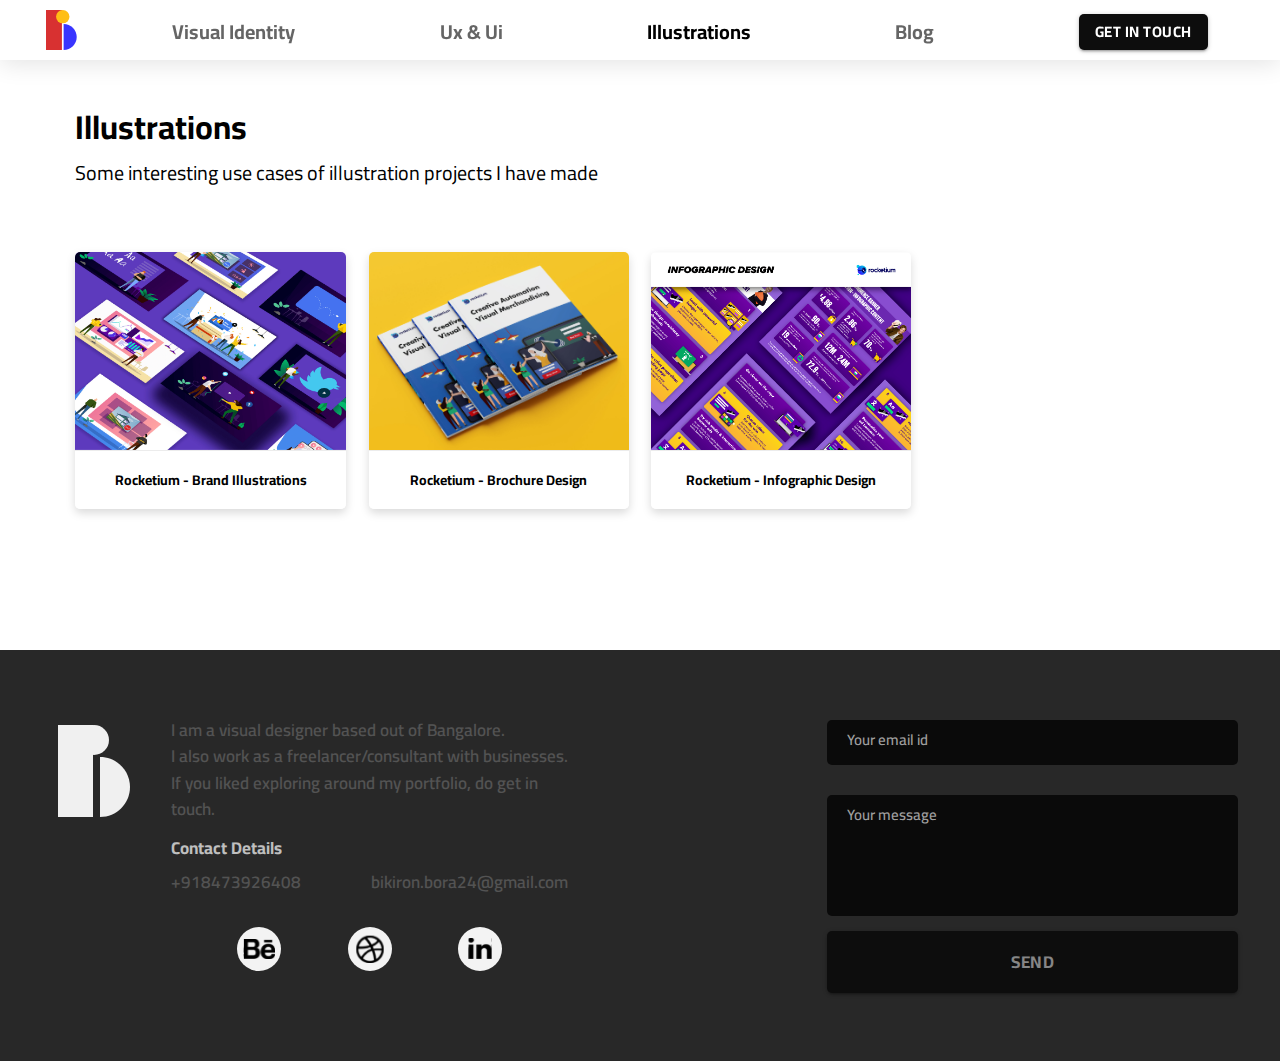
<file: illustrations.html>
<!DOCTYPE html lang="en">
    <head>
        <title>Bikiron Bora - llustrations</title>  
        <!--optimize browser for mobile-->
        <meta name="viewport" content="width=device-width, initial-scale=1, maximum-scale=1, user-scalable=no">
        <!-- Favicon -->
        <link rel="icon" type="image/x-icon" href="assets/img/favicon.ico">
        <!-- Google Fonts -->
        <link href="https://fonts.googleapis.com/icon?family=Material+Icons" rel="stylesheet">
        <!-- Materialize CSS -->
        <link rel="stylesheet" href="https://cdnjs.cloudflare.com/ajax/libs/materialize/1.0.0/css/materialize.min.css">
        <!-- Materialize JavaScript -->
        <script src="https://cdnjs.cloudflare.com/ajax/libs/materialize/1.0.0/js/materialize.min.js"></script>
        <!-- Base styles -->
        <link rel="stylesheet" href="assets/css/baseStyle.css">
        <!-- Custom styles -->
        <link rel="stylesheet" href="assets/css/workFiles.css">           
        <!-- Custom js -->
        <script src="assets/js/main.js"></script>
    </head>
    <body>
        <div class="section" id="menuBar">                                 
            <a href="index.html" class="brand-logo left"><img src="assets/img/logo.svg"></a> 
            <nav class="nav-wrapper">   
                <a href="#stayput" data-target="mobile-demo" class="right sidenav-trigger menu-icon"><i class="material-icons">menu</i></a>
                <ul id="nav-mobile" class="hide-on-med-and-down">
                    <li><a href="visualIdentity.html">Visual Identity</a></li>
                    <li><a href="uxui.html">Ux &amp; Ui</a></li>
                    <li class="active"><a href="illustrations.html">Illustrations</a></li>
                    <li><a href="#stayput">Blog</a></li>
                    <li><a href="#contact" class="btn getInTouchBtn">Get In Touch</a></li>
                </ul>
            </nav>     
        
            <div class="sidenav" id="mobile-demo">
                <ul>
                    <li class="right"><a href="#stayput" class="sidenav-close"><i class="close-icon right material-icons">close</i></a></li>
                    <li><a href="index.html">Home</a></li>
                    <li><a href="visualIdentity.html">Visual Identity</a></li>
                    <li><a href="uxui.html">Ux &amp; Ui</a></li>
                    <li><a href="illustrations.html">Illustrations</a></li>
                    <li><a href="#contact">Contact</a></li>
                </ul>
            </div>         
        </div>
        
        <a href="#stayput" class="modal-close btn-flat" id="modalCloseBtn" onclick="closeModal()"><i class="close-icon right material-icons">close</i></a>

        <div class="section" id="workArea">
            <p id="headerText">
                Illustrations
            </p>
            <p id="descText">
                Some interesting use cases of illustration projects I have made
            </p>
            <div class="row">
                <div class="col s12 m3 l3">
                    <div class="card">
                        <div class="card-image" id="rocketiumBrand">
                            <!-- <img src="assets/img/brochureDesignRocketium.svg"> -->
                            <a href="#rocketiumBrandView" class="btn modal-trigger">View Project</a>
                            <div id="rocketiumBrandView" class="modal">
                                <div class="modal-header">
                                    <p>Rocketium - Brand Illustrations</p>
                                </div>
                                <div class="modal-content">
                                  <img loading="lazy" src="assets/img/workImg/illust/RocketiumBrandMain.jpg">
                                </div>
                            </div>
                        </div>
                        <div class="card-action centeredDiv">
                            <a href="#stayput">Rocketium - Brand Illustrations</a>
                        </div>
                    </div>
                </div>                
                <div class="col s12 m3 l3">
                    <div class="card">
                        <div class="card-image" id="rocketiumBrochure">
                            <!-- <img src="assets/img/brandIllustrationsRocketium.svg"> -->
                            <a href="#rocketiumBrochureView" class="btn modal-trigger">View Project</a>
                            <div id="rocketiumBrochureView" class="modal">
                                <div class="modal-header">
                                    <p>Rocketium - Brochure Design</p>
                                </div>
                                <div class="modal-content">
                                  <img loading="lazy" src="assets/img/workImg/illust/RocketiumBrochureMain.jpg" alt="Rocketium - Brochure Design">
                                </div>
                            </div>
                        </div>
                        <div class="card-action centeredDiv">
                            <a href="#stayput">Rocketium - Brochure Design</a>
                        </div>
                    </div>
                </div>              
                <div class="col s12 m3 l3">
                    <div class="card">
                        <div class="card-image" id="rocketiumInfo">
                            <!-- <img src="assets/img/brandIllustrationsRocketium.svg"> -->
                            <a href="#rocketiumInfoView" class="btn modal-trigger">View Project</a>
                            <div id="rocketiumInfoView" class="modal">
                                <div class="modal-header">
                                    <p>Rocketium - Infographic Design</p>
                                </div>
                                <div class="modal-content">
                                  <img loading="lazy" src="assets/img/workImg/illust/RocketiumInfographicMain.png" alt="Rocketium - Infographic Design">
                                </div>
                            </div>
                        </div>
                        <div class="card-action centeredDiv">
                            <a href="#stayput">Rocketium - Infographic Design</a>
                        </div>
                    </div>
                </div>
            </div>
        </div>
        
        <footer class="page-footer">            
            <div id="footerLogo">
                <img src="assets/img/logoB&W.svg" />
            </div>
            <div id="footerMainText">
                <p id="aboutTextFooter">
                    I am a visual designer based out of Bangalore. <br />
                    I also work as a freelancer/consultant with businesses. <br />
                    If you liked exploring around my portfolio, do get in touch.
                </p>
                <p id="contact">
                    Contact Details
                </p>
                <span id="phone" class="left">+918473926408</span>
                <span id="email" class="right">bikiron.bora24@gmail.com</span>
                <div class="workLinks">                    
                    <a href="https://www.behance.net/bikironbora" id="behanceLogo" class="roundedLogos">
                        <img src="assets/img/behanceLogo.svg"/>
                    </a>
                    <a href="https://dribbble.com/Bikiron" id="dribbbleLogo" class="roundedLogos">
                        <img src="assets/img/dribbbleLogo.svg" />  
                    </a> 
                    <a href="https://www.linkedin.com/in/bikiron-bora-b03995126/" id="linkedinLogo" class="roundedLogos">
                        <img src="assets/img/linkedinLogo.svg" />
                    </a> 
                </div>
            </div>

            <div class="hide-on-small-only" id="sendMessageFormArea">
                <form id="sendMessageForm">                    
                    <div class="input-field inline">
                        <input id="email_inline" type="email" class="validate">
                        <label for="email_inline">Your email id</label>
                    </div>
                    <div class="input-field inline">                        
                        <textarea id="message_inline" name="messageToTextArea"></textarea>
                        <label for="message_inline">Your message</label> 
                    </div>
                    <button type="submit" value="Send" class="btn">Send</button>
                </form>
            </div>
        </footer> 
        
    </body>
</html>
</file>
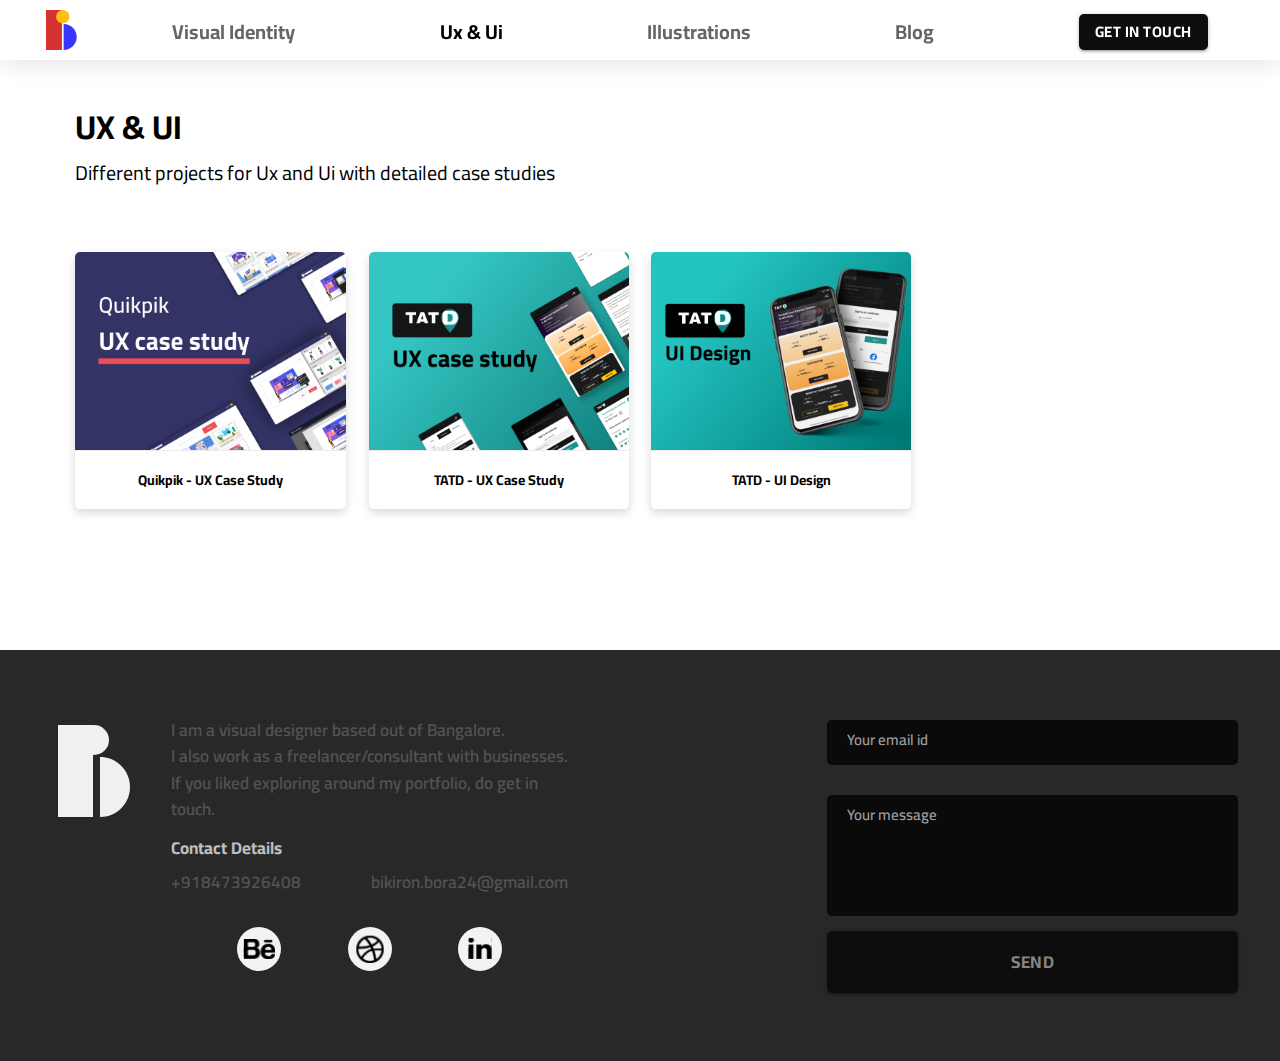
<file: uxui.html>
<!DOCTYPE html lang="en">
    <head>
        <title>Bikiron Bora - UX and UI</title>  
        <!--optimize browser for mobile-->
        <meta name="viewport" content="width=device-width, initial-scale=1, maximum-scale=1, user-scalable=no">
        <!-- Favicon -->
        <link rel="icon" type="image/x-icon" href="assets/img/favicon.ico">
        <!-- Google Fonts -->
        <link href="https://fonts.googleapis.com/icon?family=Material+Icons" rel="stylesheet">
        <!-- Materialize CSS -->
        <link rel="stylesheet" href="https://cdnjs.cloudflare.com/ajax/libs/materialize/1.0.0/css/materialize.min.css">
        <!-- Materialize JavaScript -->
        <script src="https://cdnjs.cloudflare.com/ajax/libs/materialize/1.0.0/js/materialize.min.js"></script>
        <!-- Base styles -->
        <link rel="stylesheet" href="assets/css/baseStyle.css">
        <!-- Custom styles -->
        <link rel="stylesheet" href="assets/css/workFiles.css">           
        <!-- Custom js -->
        <script src="assets/js/main.js"></script>
    </head>
    <body>
        <div class="section" id="menuBar">                                 
            <a href="index.html" class="brand-logo left"><img src="assets/img/logo.svg"></a> 
            <nav class="nav-wrapper">   
                <a href="#stayput" data-target="mobile-demo" class="right sidenav-trigger menu-icon"><i class="material-icons">menu</i></a>
                <ul id="nav-mobile" class="hide-on-med-and-down">
                    <li><a href="visualIdentity.html">Visual Identity</a></li>
                    <li class="active"><a href="uxui.html">Ux &amp; Ui</a></li>
                    <li><a href="illustrations.html">Illustrations</a></li>
                    <li><a href="#stayput">Blog</a></li>
                    <li><a href="#contact" class="btn getInTouchBtn">Get In Touch</a></li>
                </ul>
            </nav>     
        
            <div class="sidenav" id="mobile-demo">
                <ul>
                    <li class="right"><a href="#stayput" class="sidenav-close"><i class="close-icon right material-icons">close</i></a></li>
                    <li><a href="index.html">Home</a></li>
                    <li><a href="visualIdentity.html">Visual Identity</a></li>
                    <li><a href="uxui.html">Ux &amp; Ui</a></li>
                    <li><a href="illustrations.html">Illustrations</a></li>
                    <li><a href="#contact">Contact</a></li>
                </ul>
            </div>         
        </div>
        
        <a href="#stayput" class="modal-close btn-flat" id="modalCloseBtn" onclick="closeModal()"><i class="close-icon right material-icons">close</i></a>

        <div class="section" id="workArea">
            <p id="headerText">
                UX &amp; UI
            </p>
            <p id="descText">
                Different projects for Ux and Ui with detailed case studies
            </p>
            <div class="row">
                <div class="col s12 m3 l3">
                    <div class="card">
                        <div class="card-image" id="quikpik">
                            <!-- <img src="assets/img/brochureDesignRocketium.svg"> -->
                            <a href="#quikpikView" class="btn modal-trigger">View Project</a>
                            <div id="quikpikView" class="modal">
                                <div class="modal-header">
                                    <p>Quikpik - UX Case Study</p>
                                </div>
                                <div class="modal-content">
                                  <img loading="lazy" src="assets/img/workImg/uxui/QuikpikMain.png" alt="Quikpik - UX &amp; Product Case Study">
                                </div>
                            </div>
                        </div>
                        <div class="card-action centeredDiv">
                            <a href="#stayput">Quikpik - UX Case Study</a>
                        </div>
                    </div>
                </div>                
                <div class="col s12 m3 l3">
                    <div class="card">
                        <div class="card-image" id="tatdUX">
                            <!-- <img src="assets/img/brandIllustrationsRocketium.svg"> -->
                            <a href="#tatdUXView" class="btn modal-trigger">View Project</a>
                            <div id="tatdUXView" class="modal">
                                <div class="modal-header">
                                    <p>TATD - UX Case Study</p>
                                </div>
                                <div class="modal-content">
                                  <img loading="lazy" src="assets/img/workImg/uxui/TATD_UXMain.png" alt="TATD - UX Case Study">
                                </div>
                            </div>
                        </div>
                        <div class="card-action centeredDiv">
                            <a href="#stayput">TATD - UX Case Study</a>
                        </div>
                    </div>
                </div>              
                <div class="col s12 m3 l3">
                    <div class="card">
                        <div class="card-image" id="tatdUI">
                            <!-- <img src="assets/img/brandIllustrationsRocketium.svg"> -->
                            <a href="#tatdUIView" class="btn modal-trigger">View Project</a>
                            <div id="tatdUIView" class="modal">
                                <div class="modal-header">
                                    <p>TATD - UI Design</p>
                                </div>
                                <div class="modal-content">
                                  <img loading="lazy" src="assets/img/workImg/uxui/TATD_UIMain.png" alt="TATD - UI Design">
                                </div>
                            </div>
                        </div>
                        <div class="card-action centeredDiv">
                            <a href="#stayput">TATD - UI Design</a>
                        </div>
                    </div>
                </div>
            </div>
        </div>
        
        <footer class="page-footer">            
            <div id="footerLogo">
                <img src="assets/img/logoB&W.svg" />
            </div>
            <div id="footerMainText">
                <p id="aboutTextFooter">
                    I am a visual designer based out of Bangalore. <br />
                    I also work as a freelancer/consultant with businesses. <br />
                    If you liked exploring around my portfolio, do get in touch.
                </p>
                <p id="contact">
                    Contact Details
                </p>
                <span id="phone" class="left">+918473926408</span>
                <span id="email" class="right">bikiron.bora24@gmail.com</span>
                <div class="workLinks">                    
                    <a href="https://www.behance.net/bikironbora" id="behanceLogo" class="roundedLogos">
                        <img src="assets/img/behanceLogo.svg"/>
                    </a>
                    <a href="https://dribbble.com/Bikiron" id="dribbbleLogo" class="roundedLogos">
                        <img src="assets/img/dribbbleLogo.svg" />  
                    </a> 
                    <a href="https://www.linkedin.com/in/bikiron-bora-b03995126/" id="linkedinLogo" class="roundedLogos">
                        <img src="assets/img/linkedinLogo.svg" />
                    </a> 
                </div>
            </div>

            <div class="hide-on-small-only" id="sendMessageFormArea">
                <form id="sendMessageForm">                    
                    <div class="input-field inline">
                        <input id="email_inline" type="email" class="validate">
                        <label for="email_inline">Your email id</label>
                    </div>
                    <div class="input-field inline">                        
                        <textarea id="message_inline" name="messageToTextArea"></textarea>
                        <label for="message_inline">Your message</label> 
                    </div>
                    <button type="submit" value="Send" class="btn">Send</button>
                </form>
            </div>
        </footer> 
        
    </body>
</html>
</file>
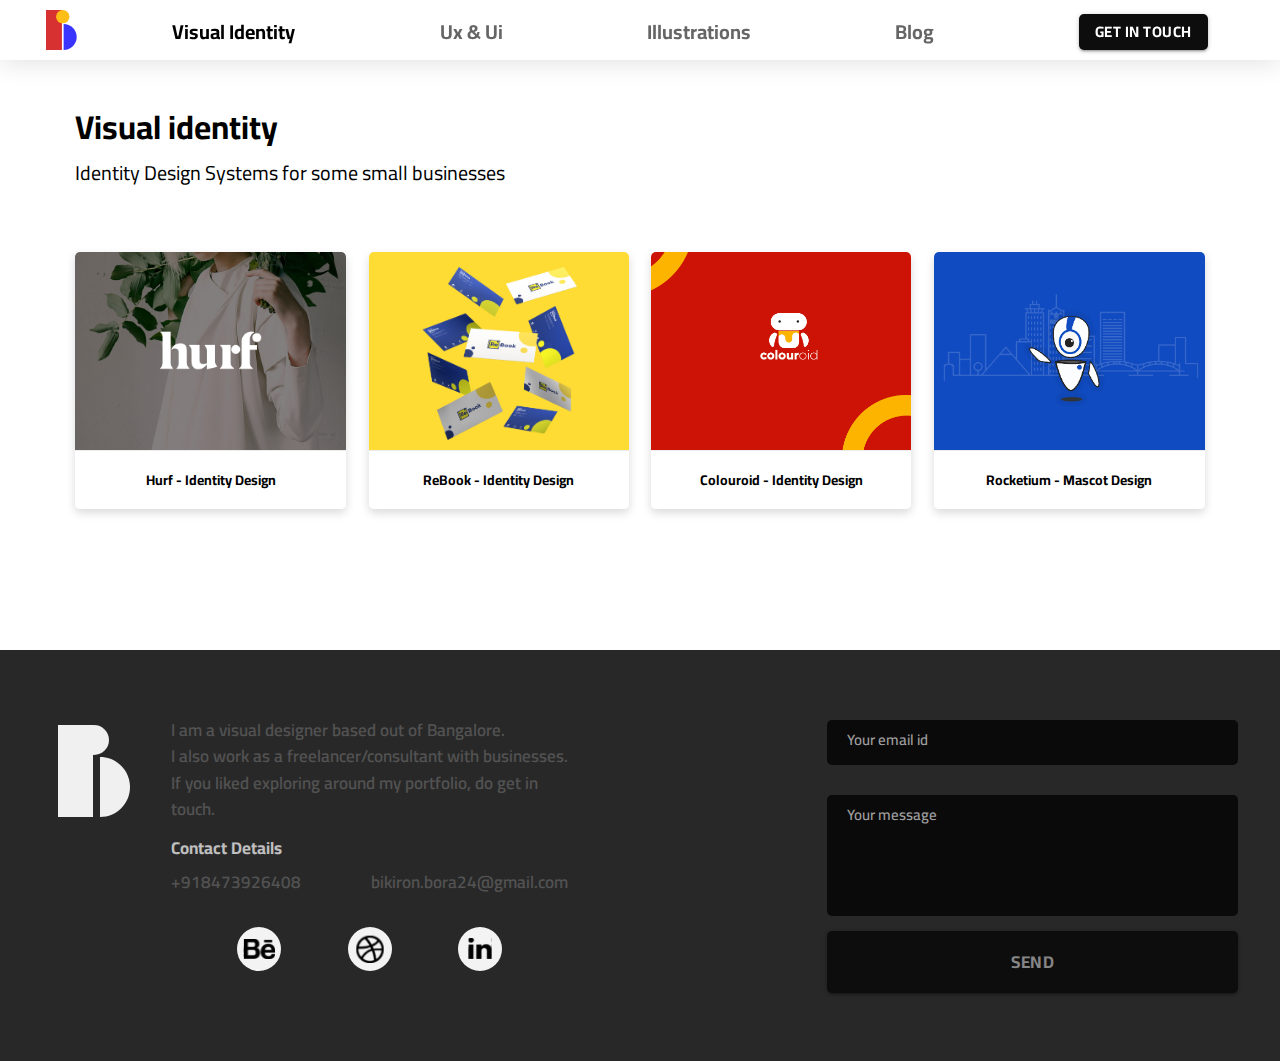
<file: visualIdentity.html>
<!DOCTYPE html lang="en">
    <head>
        <title>Bikiron Bora - Visual Identity</title>  
        <!--optimize browser for mobile-->
        <meta name="viewport" content="width=device-width, initial-scale=1, maximum-scale=1, user-scalable=no">
        <!-- Favicon -->
        <link rel="icon" type="image/x-icon" href="assets/img/favicon.ico">
        <!-- Google Fonts -->
        <link href="https://fonts.googleapis.com/icon?family=Material+Icons" rel="stylesheet">
        <!-- Materialize CSS -->
        <link rel="stylesheet" href="https://cdnjs.cloudflare.com/ajax/libs/materialize/1.0.0/css/materialize.min.css">
        <!-- Materialize JavaScript -->
        <script src="https://cdnjs.cloudflare.com/ajax/libs/materialize/1.0.0/js/materialize.min.js"></script>
        <!-- Base styles -->
        <link rel="stylesheet" href="assets/css/baseStyle.css">
        <!-- Custom styles -->
        <link rel="stylesheet" href="assets/css/workFiles.css">           
        <!-- Custom js -->
        <script src="assets/js/main.js"></script>
    </head>
    <body>
        <div class="section" id="menuBar">                                 
            <a href="index.html" class="brand-logo left"><img src="assets/img/logo.svg"></a> 
            <nav class="nav-wrapper">   
                <a href="#stayput" data-target="mobile-demo" class="right sidenav-trigger menu-icon"><i class="material-icons">menu</i></a>
                <ul id="nav-mobile" class="hide-on-med-and-down">
                    <li class="active"><a href="visualIdentity.html">Visual Identity</a></li>
                    <li><a href="uxui.html">Ux &amp; Ui</a></li>
                    <li><a href="illustrations.html">Illustrations</a></li>
                    <li><a href="#stayput">Blog</a></li>
                    <li><a href="#contact" class="btn getInTouchBtn">Get In Touch</a></li>
                </ul>
            </nav>     
        
            <div class="sidenav" id="mobile-demo">
                <ul>
                    <li class="right"><a href="#stayput" class="sidenav-close"><i class="close-icon right material-icons">close</i></a></li>
                    <li><a href="index.html">Home</a></li>
                    <li><a href="visualIdentity.html">Visual Identity</a></li>
                    <li><a href="uxui.html">Ux &amp; Ui</a></li>
                    <li><a href="illustrations.html">Illustrations</a></li>
                    <li><a href="#contact">Contact</a></li>
                </ul>
            </div>         
        </div>
        
        <a href="#stayput" class="modal-close btn-flat" id="modalCloseBtn" onclick="closeModal()"><i class="close-icon right material-icons">close</i></a>

        <div class="section" id="workArea">
            <p id="headerText">
                Visual identity
            </p>
            <p id="descText">
                Identity Design Systems for some small businesses
            </p>
            <div class="row">
                <div class="col s12 m3 l3">
                    <div class="card">
                        <div class="card-image" id="hurf">
                            <!-- <img src="assets/img/brochureDesignRocketium.svg"> -->
                            <a href="#hurfView" class="btn modal-trigger">View Project</a>
                            <div id="hurfView" class="modal">
                                <div class="modal-header">
                                    <p>Hurf - Identity Design</p>
                                </div>
                                <div class="modal-content">
                                  <img loading="lazy" src="assets/img/workImg/vId/HurfMain.jpg" alt="Hurf - Identity Design">
                                </div>
                            </div>
                        </div>
                        <div class="card-action centeredDiv">
                            <a href="#stayput">Hurf - Identity Design</a>
                        </div>
                    </div>
                </div>                
                <div class="col s12 m3 l3">
                    <div class="card">
                        <div class="card-image" id="rebook">
                            <!-- <img src="assets/img/brandIllustrationsRocketium.svg"> -->
                            <a href="#rebookView" class="btn modal-trigger">View Project</a>
                            <div id="rebookView" class="modal">
                                <div class="modal-header">
                                    <p>ReBook - Identity Design</p>
                                </div>
                                <div class="modal-content">
                                  <img loading="lazy" src="assets/img/workImg/vId/ReBookMain.jpg" alt="ReBook - Identity Design">
                                </div>
                            </div>
                        </div>
                        <div class="card-action centeredDiv">
                            <a href="#stayput">ReBook - Identity Design</a>
                        </div>
                    </div>
                </div>
                <div class="col s12 m3 l3">
                    <div class="card">
                        <div class="card-image" id="colouroid">
                            <!-- <img src="assets/img/brandIdentityHurf.svg"> -->
                            <a href="#colouroidView" class="btn modal-trigger">View Project</a>
                            <div id="colouroidView" class="modal">
                                <div class="modal-header">
                                    <p>Colouroid - Identity Design</p>
                                </div>    
                                <div class="modal-content">
                                  <img loading="lazy" src="assets/img/workImg/vId/ColouroidMain.jpg" alt="Colouroid - Identity Design">
                                </div>
                            </div>
                        </div>
                        <div class="card-action centeredDiv">
                            <a href="#stayput">Colouroid - Identity Design</a>
                        </div>
                    </div>
                </div>
                <div class="col s12 m3 l3">
                    <div class="card">
                        <div class="card-image" id="rocketiumMascot">
                            <!-- <img src="assets/img/brandIdentityRebook.svg"> -->    
                            <a href="#rocketiumMascotView" class="btn modal-trigger">View Project</a>
                            <div id="rocketiumMascotView" class="modal">
                                <div class="modal-header">
                                    <p>Rocketium - Mascot Design</p>
                                </div>      
                                <div class="modal-content">                      
                                  <img loading="lazy" src="assets/img/workImg/vId/RocketiumMascotMain.jpg" alt="Rocketium - Mascot Design">
                                </div>
                            </div>
                        </div>
                        <div class="card-action centeredDiv">
                            <a href="#stayput">Rocketium - Mascot Design</a>
                        </div>
                    </div>
                </div>
            </div>
        </div>
        
        <footer class="page-footer">            
            <div id="footerLogo">
                <img src="assets/img/logoB&W.svg" />
            </div>
            <div id="footerMainText">
                <p id="aboutTextFooter">
                    I am a visual designer based out of Bangalore. <br />
                    I also work as a freelancer/consultant with businesses. <br />
                    If you liked exploring around my portfolio, do get in touch.
                </p>
                <p id="contact">
                    Contact Details
                </p>
                <span id="phone" class="left">+918473926408</span>
                <span id="email" class="right">bikiron.bora24@gmail.com</span>
                <div class="workLinks">                    
                    <a href="https://www.behance.net/bikironbora" id="behanceLogo" class="roundedLogos">
                        <img src="assets/img/behanceLogo.svg"/>
                    </a>
                    <a href="https://dribbble.com/Bikiron" id="dribbbleLogo" class="roundedLogos">
                        <img src="assets/img/dribbbleLogo.svg" />  
                    </a> 
                    <a href="https://www.linkedin.com/in/bikiron-bora-b03995126/" id="linkedinLogo" class="roundedLogos">
                        <img src="assets/img/linkedinLogo.svg" />
                    </a> 
                </div>
            </div>

            <div class="hide-on-small-only" id="sendMessageFormArea">
                <form id="sendMessageForm">                    
                    <div class="input-field inline">
                        <input id="email_inline" type="email" class="validate">
                        <label for="email_inline">Your email id</label>
                    </div>
                    <div class="input-field inline">                        
                        <textarea id="message_inline" name="messageToTextArea"></textarea>
                        <label for="message_inline">Your message</label> 
                    </div>
                    <button type="submit" value="Send" class="btn">Send</button>
                </form>
            </div>
        </footer> 
        
    </body>
</html>
</file>
<file: assets/css/baseStyle.css>
@import url('https://fonts.googleapis.com/css2?family=Cairo:wght@400;600;700&display=swap');

/*font-family: 'Cairo', sans-serif;*/

html {
    max-width: 100% !important;
    line-height: 1 !important;
    color: rgba(0, 0, 0, 1) !important;
    scroll-behavior: smooth;
}

body {
    display: flex !important;
    min-height: 100vh !important;
    flex-direction: column !important;
}

.nav-wrapper {
    background-color: white !important;
    box-shadow: 0px 4px 25px rgba(0, 0, 0, 0.11) !important;
    height: 60px !important;
}

nav ul a{   
    font-family: 'Cairo', sans-serif !important; 
    font-weight: 700 !important;    
    font-size: 20px; 
    color: black !important;
    opacity: 0.6;
    max-height: 60px !important;
}

nav ul a:hover {
    text-decoration: underline !important;   
    background-color: white !important; 
    opacity: 1;
}

nav ul .active {
    opacity: 1 !important;
    background-color: white !important;
    max-height: 60px !important;
}

nav ul .active > a {
    opacity: 1 !important;
}

#nav-mobile {
    display: -webkit-box;
    display: -webkit-flex;
    display: -ms-flexbox;
    display: flex;
    justify-content: space-around;
    margin-left: 100px !important;
}

#menuBar {
    padding: 0;
    position: fixed;
    z-index: 999;
    width: 100%;
}

.menu-icon {
    color: #343434 !important;
    right: 15px !important;
}

.menu-icon > i {    
    font-size: 30px !important;
}

.btn {
    background: #0D0D0D !important;
    border-radius: 5px !important;   
    font-family: 'Cairo', sans-serif !important; 
    font-weight: 700 !important;   
    font-size: 18px;
}

.brand-logo {    
    position: relative;
    left: 46px !important;
    top: 10px !important;
}

.brand-logo > img {
    height: 40px !important;
}

.sidenav {
    width: 184px !important;
    height: 237px !important;
    background: transparent !important;
    padding-bottom: 0px !important;
    -webkit-box-shadow: none !important;
    box-shadow: none !important;
    overflow: hidden;
}

.sidenav ul {
    width: 162px;
    height: 218px;
    margin-top: 19px;
    margin-right: 22px;
    background: #0D0D0D;
    border-radius: 4px;
    padding: 0;
}

.sidenav li {
    height: 40px !important;
}

.sidenav li>a {
    font-family: Cairo !important;
    font-style: normal !important;
    font-weight: 700 !important;
    font-size: 20px !important;
    color: #FFFFFF !important;
    padding: 9px 0 0 18px !important;
}

.getInTouchBtn {    
    font-size: 15px !important;
    opacity: 1 !important;
    background-color: #0D0D0D !important;
    color: #FFFFFF !important;    
}

.getInTouchBtn:hover {    
    background: #0D0D0D !important;
    color: #FFFFFF !important;
}

.sidenav-overlay {
    background-color: rgba(0, 0, 0, 0) !important;
}

.sidenav-close {
    height: 9.93px !important;
    width: 9.7px !important;
}

.sidenav-close > i {    
    margin: -15px 6px 0 0 !important;
    color: #F8F8F8 !important;
}

.centeredDiv {    
    display: flex;
    flex-direction: column;
    align-items: center;
    width: 100%;
}

footer {
    background: #282828 !important;
    margin-top: 202px !important;
    height: 411px;
    margin-bottom: 0 !important;
    display: -webkit-box;
    display: -webkit-flex;
    display: -ms-flexbox;
    display: flex;
    flex-direction: row;
    position: relative;
    font-family: 'Cairo', sans-serif !important;
    font-weight: 600 !important;
    font-size: 17px !important; 
    color: #FFFFFF;
}

#footerLogo {
    position: absolute;
    left: 58px;
    top: 75px;
}

#footerLogo > img {
    width: 72px;
    height: 92px;
}

#footerMainText {
    position: absolute;
    width: 397px;
    height: 108px;
    left: 171px;
    top: 50px; 
}

#footerMainText > p, #footerMainText > span {
    opacity: 0.2;
}

#aboutTextFooter {
    line-height: 156.4%;
}

#footerMainText > #contact {
    font-weight: 700 !important;
    color: #FFFFFF;
    opacity: 0.7 !important;
}

.roundedLogos {
    width: 44px;
    height: 44px;
    border-radius: 44px;
    background-color: #F3F3F3;
    display: flex;
    align-items: center;
}

.roundedLogos > img {
    margin: auto;
}

.workLinks {    
    display: -webkit-box;
    display: -webkit-flex;
    display: -ms-flexbox;
    display: flex;
    flex-direction: row;
    justify-content: space-evenly;
    margin-top: 70px;
}

#sendMessageFormArea {
    position: absolute;
    width: 411px;
    right: 42px;
    top: 70px;
}

#sendMessageForm {    
    display: -webkit-box;
    display: -webkit-flex;
    display: -ms-flexbox;
    display: flex;
    flex-direction: column;
}

.input-field:nth-child(1) {
    margin-top: 0 !important;
}

.input-field{
    background: #0A0A0A !important;
    border-radius: 5px !important;
    border-bottom: 0px !important;
    margin-left: 0 !important;
}

.input-field > input {    
    margin-bottom: 0 !important;
    border-bottom: 0 !important;
    color: #FFFFFF !important;
    padding-left: 20px !important;
}

.input-field > label {
    padding: 0 0 0 20px !important;
    color: #FFFFFF !;
    opacity: 0.2 !;
}

.input-field > textarea {
    border: 0px !important;
    outline: none !important;
    resize: none;
    width: 411px;
    height: 121px;
    color: #FFFFFF !important;
    padding: 8px 20px !important;
}

/* label focus color */
.input-field input[type=email]:focus + label {
    color: #FFFFFF !important;
    opacity: 1 !important;
}
.input-field textarea:focus + label {
    color: #FFFFFF !important;
    opacity: 1 !important;
}
/* label underline focus color */
.input-field input[type=email]:focus {
    border: none !important;
    box-shadow: none !important;
}
/* valid color */
.input-field input[type=email].valid {
    border: none !important;
    box-shadow: none !important;
}
/* invalid color */
.input-field input[type=email].invalid {
    border: none !important;
    box-shadow: none !important;
}

#sendMessageForm > .btn {
    width: 411px !important;
    height: 62px !important;
    font-family: 'Cairo', sans-serif !important;
    font-weight: 700 !important;
    font-size: 17px !important; 
    color: rgba(255, 255, 255, 0.5);
}

@media screen and (max-width: 434px) {  
    #menuBar {
        position: fixed;
    }
    nav ul a{    
        font-size: 18px !important; 
    }
    .brand-logo {    
        left: 24px !important;
        top: 13px !important;
    } 
    .brand-logo > img {
        height: 32px !important;
    }
    .nav-wrapper {
        height: 59px !important;
    }
    .menu-icon {
        margin-top: 0 !important;
    }
    footer {
        height: 272px !important;
        margin-top: 132px !important;
        font-size: 12px !important; 
    }    
    #footerLogo {
        left: 40px;
        top: 28px;
    }    
    #footerLogo > img {
        width: 37.57px;
        height: 48px;
    }    
    #footerMainText {
        width: 251px;
        height: 95px;
        left: 97px;
        top: 12px; 
    }    
    .roundedLogos {
        width: 32px;
        height: 32px;
        border-radius: 32px;
    }    
    .workLinks {    
        margin-top: 48px;
    }
    #behanceLogo > img{
        width: 22.79px;
        height: 14.55px;
    }
    #dribbbleLogo > img{
        width: 19.88px;
        height: 19.88px;
    }
    #linkedinLogo > img{
        width: 16.97px;
        height: 16px;
    }
}

/*
@media screen and (max-width: 414px) {  
    #menuBar {
        position: fixed;
    }
    .brand-logo {    
        left: 24px !important;
        top: 13px !important;
    } 
    .hero {
        overflow: hidden;
        padding-top: 50px !important;
        margin-left: 32px !important;
    }
    .hero-text-main > span {
        font-size: 38px !important;
    } 
    .hero-text-sec {    
        margin: 35px 0 0 0 !important;
    }
    .hero-text-sec > span {
        font-size: 14px !important;
    } 
    .hero-area1 {
        top: 34px;
    }
    .hero-area2 {
        top: 38px;
    }
    .hero-area2 img{
        right: -141px !important;
        height: 228px;
    } 
    .viewWorkBtn {    
        width: 148px;
        height: 38px;
        margin-top: 31px;
        line-height: 38px;       
        font-size: 14px;
        box-shadow: rgba(0, 0, 0, 0);
    }
    #workedWithArea {        
        margin-top: 114px;
    }
    #workedWithArea > p {   
        font-size: 18px !important; 
    }
    #rocketiumLogo > img{
        width: 92px;
        height: 22px;
    }
    #converzateLogo > img{
        width: 80px;
        height: 17px;
    }
    #deepsyncLogo > img{
        width: 103px;
        height: 33px;
    }
    #workedWithArea > .coImg { 
        margin-top: 48px;
    }
    #testimonialsArea{
        margin-top: 70px !important;
    }    
    #testimonialsArea > img {
        width: 74px;
        height: 74px;
        border-radius: 37px;
    }    
    .testimonialDiv{
        top: -42px;    
        padding-top: 42px;
        width: 85%;  
    }    
    .testimonialDiv > .testimonialText {
        font-size: 10px !important;
    }    
    .testimonialText > p + p {
        font-size: 13px !important;
    }
    .testimonialDiv > #nameOfPerson {
        font-size: 20px !important;
    }    
    #testimonial {
        padding: 7px 18px 36px 18px !important;
    }    
    #testimonial > em {        
        font-size: 13px !important;
    }
    #aboutMyselfArea{
        overflow: hidden;
        margin-top: 55px !important;
        margin-left: 30px !important;
        margin-right: 0 !important;
    }    
    .about-area2 > img{
        height: 241px !important;
        margin-right: -71px !important;
    }      
    .about-text-main > span {
        font-size: 18px !important;
        margin: 0px 30px 0 0 !important;
    }    
    .about-text-sec {    
        margin: 0px 30px 0 0 !important;
    }    
    .about-text-sec > p{
        font-size: 14px !important;         
        margin: 18px 0 0 0 !important;
    }
    .viewResume {
        margin-top: 34px !important;
    }    
    .viewResumeBtn {
        font-size: 16px !important;
        height: 37px !important;
        width: 143px !important;
        padding: 2px 10px;
    }
    .cards {    
        width: 176.49px;
        height: 206px;
        background: #FFFFFF;
        box-shadow: 0px 4px 13px rgba(0, 0, 0, 0.15);
        border-radius: 3px;
        margin-top: 4px !important;        
        margin-right: 27.32px !important;
        margin-bottom: 30px !important;
    }
    .cards > img {
        position: relative;
    }
    #vIdImgCar > img{
        margin-top: 23.41px;
    }    
    #uxuiImgCar > img{
        margin-top: 39.89px;
    }    
    #illustImgCar > img{
        margin-top: 38.8px;
    }
    .cards > p {    
        position: relative;
        font-family: 'Cairo', sans-serif !important;
        font-weight: 700 !important;
        font-size: 14px !important; 
        margin-top: 11.24px;
    }
    .cards > .btn {
        position: relative;
        font-size: 13px !important;
        width: 73.22px;
        margin-top: 41px;
        bottom: 30px;
    }
    footer {
        height: 272px !important;
        margin-top: 132px !important;
        font-size: 12px !important; 
    }    
    #footerLogo {
        left: 40px;
        top: 28px;
    }    
    #footerLogo > img {
        width: 37.57px;
        height: 48px;
    }    
    #footerMainText {
        width: 281px;
        height: 95px;
        left: 97px;
        top: 12px; 
    }    
    .roundedLogos {
        width: 32px;
        height: 32px;
        border-radius: 32px;
    }    
    .workLinks {    
        margin-top: 48px;
    }
    #behanceLogo > img{
        width: 22.79px;
        height: 14.55px;
    }
    #dribbbleLogo > img{
        width: 19.88px;
        height: 19.88px;
    }
    #linkedinLogo > img{
        width: 16.97px;
        height: 16px;
    }
}
*/
</file>
<file: assets/css/workFiles.css>
#workArea {  
    position: relative;
    font-family: 'Cairo', sans-serif !important; 
    font-weight: 700 !important;   
    color: black !important;
    top: 96px !important;
    padding: 0 5rem !important;
}

#workArea > p {
    margin: 0px !important;
}

.row {
    margin-top: 57px !important;
    padding: 0 !important;
    width: inherit !important;
}

.col:nth-child(1) {
    padding-left: 0 !important;
}

.col:nth-child(4) {
    padding-right: 0 !important;
}

.card {    
    background: #FFFFFF !important;
    box-shadow: 0px 4px 10px rgba(0, 0, 0, 0.15) !important;
    border-radius: 5px !important; 
}

#headerText {
    font-size: 33px !important;
    line-height: 62px !important;
}

#descText {    
    font-weight: 400 !important;
    font-size: 20px !important;
    line-height: 146.9% !important;
}

.card-action > a{    
    font-size: 14px !important;
    line-height: 26px !important;
    color: #000000 !important;
    text-transform: none !important;
    margin: 0 !important;
}

.card-action {
    border-radius: 0 0 5px 5px !important;    
}

.card-image {     
    display: flex !important;  
    flex-direction: column !important;
    justify-content: center !important;
    align-items: center !important;
    height: 198px !important;
    background-size: cover;
    background-repeat: no-repeat;    
    background-position: center;
    background-size: cover !important;
    border-radius: 5px 5px 0 0 !important; 
}

.card-image > .btn {
    display: none !important;
    position: absolute !important;
    height: 43px !important;
    background: #FFFFFF !important;
    border-radius: 5px !important;
    font-size: 17px !important;
    color: #000000 !important;
    flex: 0 0 160px !important;
    padding: 6px 22px !important;
}

.card-image:hover > .btn { 
    display: block !important; 
}

.modal {
    background: transparent !important;
    top: 0 !important;
    width: 80% !important;
    height: 95vh !important;
    max-height: 100% !important;
    box-shadow: none !important;
    overflow-y: hidden !important;
}

.modal-content {
    padding: 0 !important;
    margin-top: 19px !important;
    height: calc(90vh - 30px) !important;
    overflow-y: scroll;
}

.modal-header {    
    height: 30px !important;
    position: sticky;
    padding: 0 !important;
    margin-top: 43px !important;
}

.modal-header > p {    
    font-family: 'Cairo', sans-serif !important; 
    font-weight: 700 !important;   
    color: #FFFFFF !important;
    font-size: 25px !important;
    position: fixed !important;
    margin: -20px 0 0 0 !important;
}

.modal-close {
    position: fixed !important;    
    top: 18px !important;
    right: 10px !important;
    color: #FFFFFF !important;
    z-index: 9999 !important;
    cursor: pointer !important;
    display: none;
}

.modal-close > i {
    font-size: 2.5rem !important;
}

/* .modal-overlay {
    opacity: 0.9 !important;
} */

.modal-content::-webkit-scrollbar {
    background: none !important;
}

/* IMAGES SECTION */
#rocketiumBrochure {
    background-image: url("../img/workImg/illust/2_RocketiumBrochure.jpg") !important;
}

#rocketiumBrochure:hover {
    background-image:
        linear-gradient(to bottom, rgba(13,13,13, 0.7) 60%, rgba(13,13,13, 0.7) 100%),        
        url("../img/workImg/illust/2_RocketiumBrochure.jpg") !important;
}

#rocketiumBrand {
    background-image: url("../img/workImg/illust/1_RocketiumBrand.png") !important;
}

#rocketiumBrand:hover {
    background-image: 
        linear-gradient(to bottom, rgba(13,13,13, 0.7) 60%, rgba(13,13,13, 0.7) 100%),
        url("../img/workImg/illust/1_RocketiumBrand.png") !important; 
}

#rocketiumInfo {
    background-image: url("../img/workImg/illust/3_RocketiumInfographic.png") !important;
    background-position: top !important;
}

#rocketiumInfo:hover {
    background-image: 
        linear-gradient(to bottom, rgba(13,13,13, 0.7) 60%, rgba(13,13,13, 0.7) 100%),
        url("../img/workImg/illust/3_RocketiumInfographic.png") !important; 
}

#hurf {
    background-image: url("../img/workImg/vId/1_Hurf.jpg") !important;
}

#hurf:hover {
    background-image: 
        linear-gradient(to bottom, rgba(13,13,13, 0.7) 60%, rgba(13,13,13, 0.7) 100%), 
        url("../img/workImg/vId/1_Hurf.jpg") !important;
}

#rebook {
    background-image: url("../img/workImg/vId/2_Rebook.jpg") !important;
}

#rebook:hover {
    background-image: 
        linear-gradient(to bottom, rgba(13,13,13, 0.7) 60%, rgba(13,13,13, 0.7) 100%),
        url("../img/workImg/vId/2_Rebook.jpg") !important;
}

#colouroid {
    background-image: url("../img/workImg/vId/3_Colouroid.jpg") !important;
}

#colouroid:hover {
    background-image: 
        linear-gradient(to bottom, rgba(13,13,13, 0.7) 60%, rgba(13,13,13, 0.7) 100%),
        url("../img/workImg/vId/3_Colouroid.jpg") !important;
}

#rocketiumMascot {
    background-image: url("../img/workImg/vId/4_RocketiumMascot.jpg") !important;
}

#rocketiumMascot:hover {
    background-image: 
        linear-gradient(to bottom, rgba(13,13,13, 0.7) 60%, rgba(13,13,13, 0.7) 100%),
        url("../img/workImg/vId/4_RocketiumMascot.jpg") !important;
}

#quikpik {
    background-image: url("../img/workImg/uxui/1_Quikpik.png") !important;
}

#quikpik:hover {
    background-image: 
        linear-gradient(to bottom, rgba(13,13,13, 0.7) 60%, rgba(13,13,13, 0.7) 100%),
        url("../img/workImg/uxui/1_Quikpik.png") !important;
}

#tatdUX {
    background-image: url("../img/workImg/uxui/2_TATD_UX.png") !important;
}

#tatdUX:hover {
    background-image: 
        linear-gradient(to bottom, rgba(13,13,13, 0.7) 60%, rgba(13,13,13, 0.7) 100%),
        url("../img/workImg/uxui/2_TATD_UX.png") !important;
}

#tatdUI {
    background-image: url("../img/workImg/uxui/3_TATD_UI.jpg") !important;
}

#tatdUI:hover {
    background-image: 
        linear-gradient(to bottom, rgba(13,13,13, 0.7) 60%, rgba(13,13,13, 0.7) 100%),
        url("../img/workImg/uxui/3_TATD_UI.jpg") !important;
}

/* IMAGES SECTION*/

@media screen and (max-width: 434px) {
    #workArea {    
        display: flex;
        flex-direction: column;
        align-items: center;
        width: 100%;
    }
    #descText {    
        font-size: 14px !important;
        text-align: center;
        text-justify: inter-word;
        width: 252px !important;
    }
    .col:nth-child(1) {
        padding-left: 0.75rem !important;
    }  
    .col:nth-child(4) {
        padding-right: 0.75rem !important;
    } 
    .modal {
        width: 95% !important;
    }
    .modal .modal-content{
        margin-top: 19px !important;
        padding: 0px 0 0 15px !important;
    }
    .modal-header {
        padding-left: 15px !important;
        margin-top: 19px !important;
    }
    .modal-header > p {
        font-size: 18px !important;
        margin-top: 0 !important;
    }
    .modal-close {  
        top: 10px !important;
    }
    .modal-close > i {
        font-size: 1.5rem !important;
    }
    .row {
        margin-top: 34px !important;
    }
}
</file>
